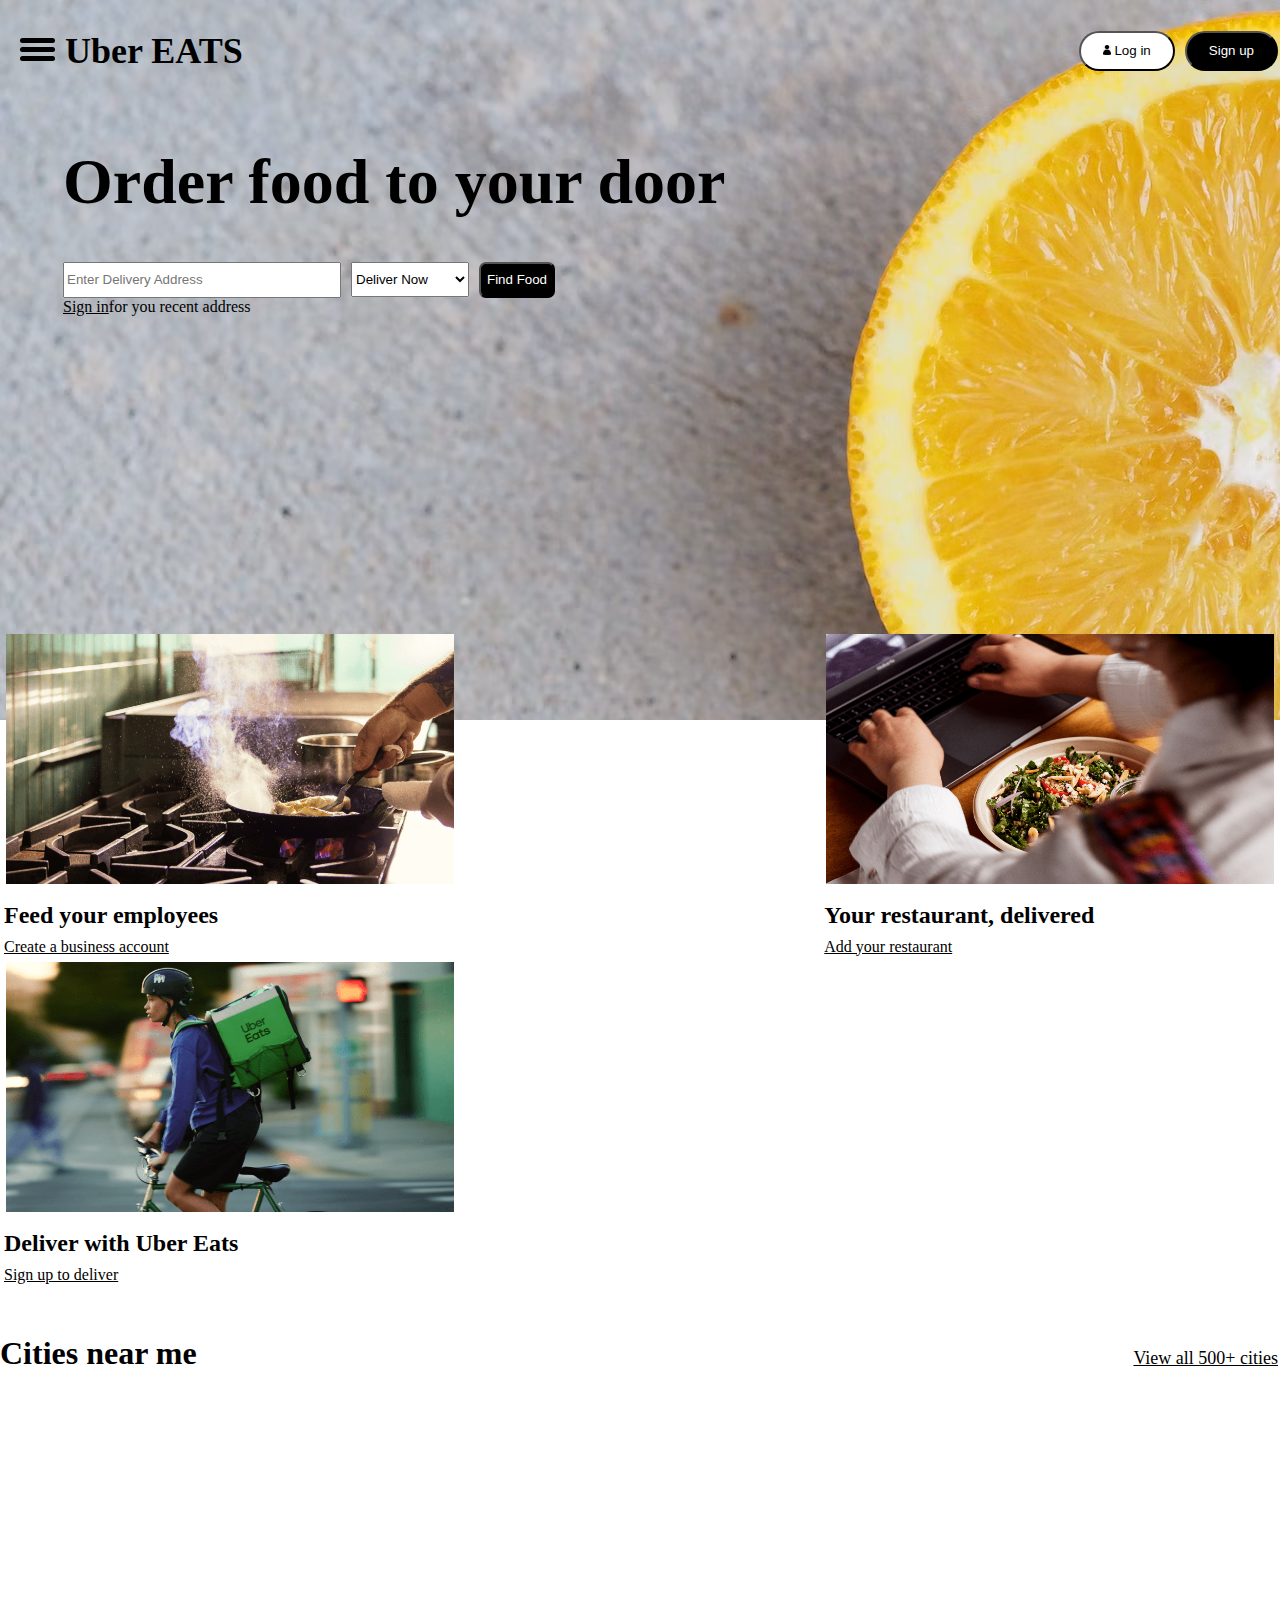
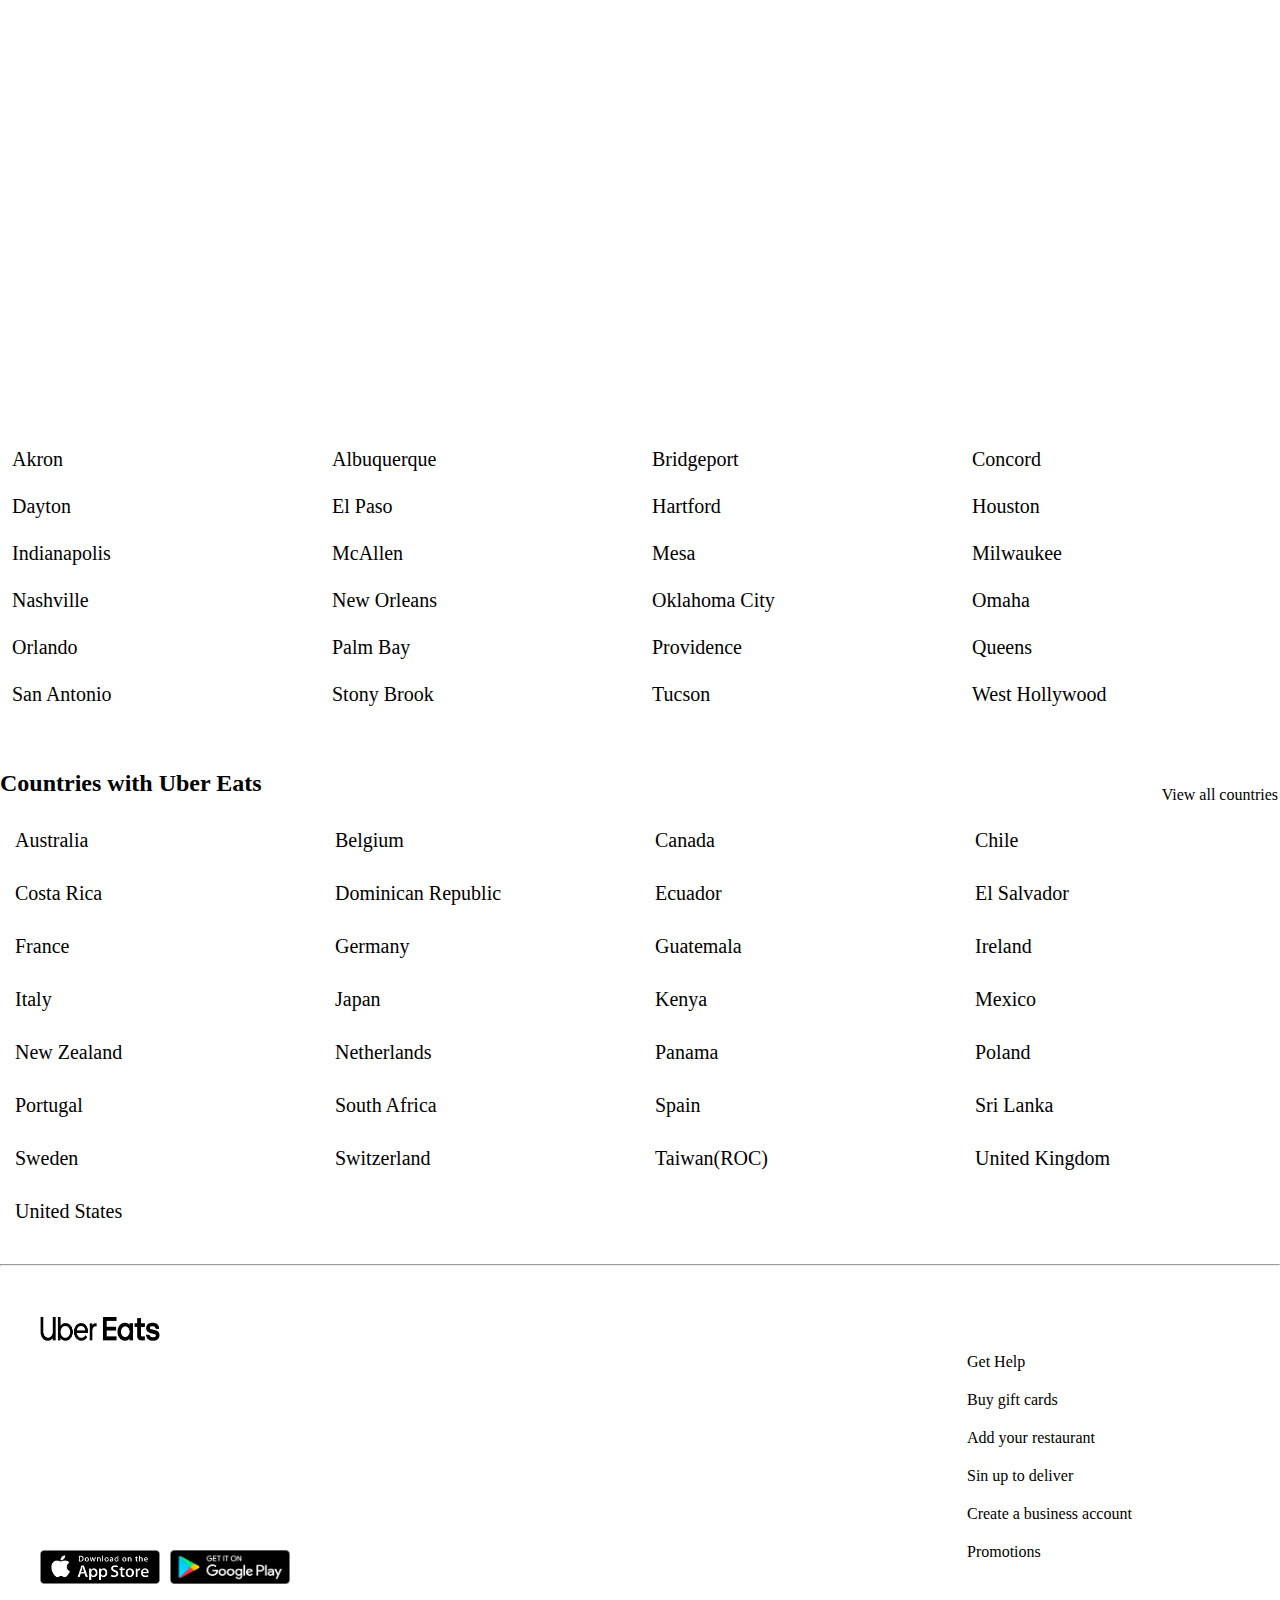
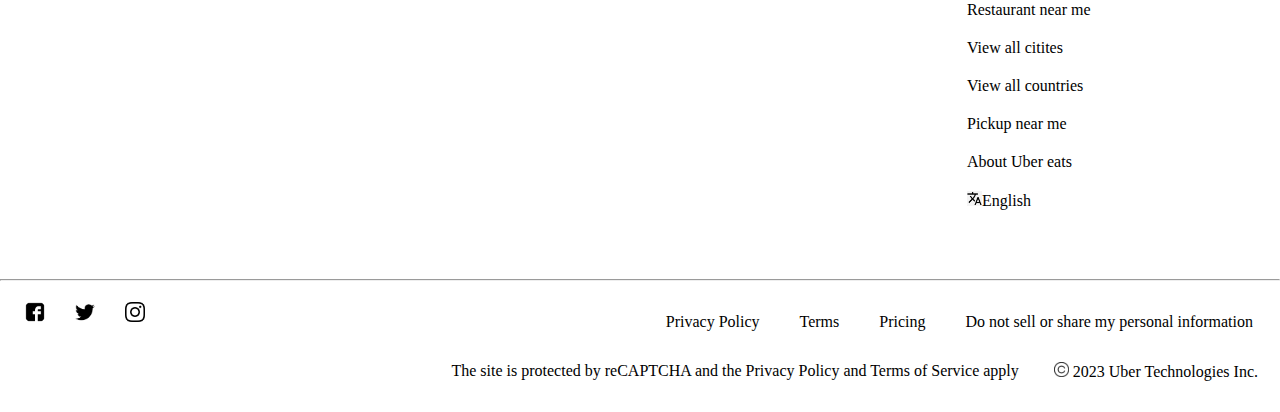
<file: index.html>
<!DOCTYPE html>
<html lang="en">
<head>
    <meta charset="UTF-8">
    <meta http-equiv="X-UA-Compatible" content="IE=edge">
    <meta name="viewport" content="width=device-width, initial-scale=1.0">
    <title>GSDC PROJECT</title>
    <link rel="stylesheet" href="ubereats.css">
    
    
</head>
    
<body>
    <section id="s1">
    <div id="navigation">
        <div id="menu"  onclick="onClickMenu()" >
            <div id="bar1" class="bar"></div>
            <div id="bar2" class="bar"></div>
            <div id="bar3" class="bar"></div>
        </div>
        <div id="hide">
            <div id="pic" >
                <ul>
                    <li><button class="b-1">Sign up </button></li>
                    <li><button class="b-2">Login</button>
                    </ul>
                </div>
                
                
                <ul  id="nav1">
                    <li><a href="https://www.uber.com/business/eats">Create a business account</a></li>
                    <li><a href="https://merchants.ubereats.com/s/signup/">Add your restaurant</a></li>
                    <li><a href="https://www.uber.com/drive/delivery/">Sign up to deliver</a></li>
                </ul>
                <br>
            <br>
            <br>
            <div id="ue">
                <ul>
                    <li> <img src="images/uber1.jpg" alt="" height="100px" width="100px"></li>
                    <li><p>There's more to love in </p><p>the app</p></li>
                </ul>
            </div>
            <div id="plat">
                <div class="class"> <button><img src="images/apple.png" alt="" height="10px" width="10px">iPhone</button> </div>
                <div class="class"> <button><img src="images/android.png" alt="" height="10px" width="10px">Android</button> </div>
            </div>
        </div>
    </div> 
    
    <div id="top">
    <nav id="navbar">
        <div id="title"><h2>Uber EATS</h2></div>
        <ul id="p1">
            <li id="b1">
                <button id="one"><img src="images/logo.png" > Log in</button>
            </li>
            <li id="b2">
                <button id="two">Sign up</button>   
            </li>
        </ul>
    </nav>
    <div id="login">
        <div id="l1">
            <h1> Order food to your door</h1>
        </div>
        
        <div id="container">   
            <form class="first">
                <input class="input" type="text" placeholder="Enter Delivery Address" height="35px" width="370px">
            </form>
            
            <form class="second">
                <select name="Deliver Now" id="time">
                    <option value="Deliver Now"> Deliver Now</option>              
                    <option value="Schedule for later"> Schedule for later</option>
                </select>
            </form>
            <button id="food">Find Food</button>
            <br>
        </div>
        <div id="l2">
            <a href="https://www.google.co.in/">Sign in</a>for you recent address 
        </div>
    </div>
</div>
</section>

<section>
    <div id="services">
        <div class="box">
            <a href="">
                <img src="images/restaurant.png" alt="">
                <h2>Feed your employees</h2>
                <u>Create a business account</u>
            </a>
        </div>
        <div class="box">
            <a href="">
                <img src="images/clients.png" alt="">
                <h2>Your restaurant, delivered</h2>
                <u>Add your restaurant</u>
            </a>
        </div>
        <div class="box">
            <a href="">
                <img src="images/deliver.png" alt="">
                <h2>Deliver with Uber Eats</h2>
                <u>Sign up to deliver</u>
            </a>
        </div>
    </div>
</section>





<section>
    <div id="location">
        <nav class="city">
            <h1>Cities near me</h1>
            <ul>
                <li>
                    <a href="">
                        <p><u>View all 500+ cities</u></p>
                    </a>    
                </li>
            </ul>        
        </nav>
        <div class="map">
            <iframe src="https://www.google.com/maps/embed?pb=!1m18!1m12!1m3!1d6705476.518036956!2d-95.41466029218046!3d29.6080464147927!2m3!1f0!2f0!3f0!3m2!1i1024!2i768!4f13.1!3m3!1m2!1s0x54eab584e432360b%3A0x1c3bb99243deb742!2sUnited%20States!5e0!3m2!1sen!2sin!4v1679407885329!5m2!1sen!2sin" width="80%" height="550" style="border:0;" allowfullscreen="" loading="lazy" referrerpolicy="no-referrer-when-downgrade" ></iframe>
        </div>
    </div>
</section>
<br>


<section>
    <div id="cities">
        <div class="grid-item"><a href="">Akron</a></div>
        <div class="grid-item"><a href="">Albuquerque</a></div>
        <div class="grid-item"><a href="">Bridgeport</a></div>
        <div class="grid-item"><a href="">Concord</a></div>
        <div class="grid-item"><a href="">Dayton</a></div>
        <div class="grid-item"><a href="">El Paso</a></div>
        <div class="grid-item"><a href="">Hartford</a></div>
        <div class="grid-item"><a href="">Houston</a></div>
        <div class="grid-item"><a href="">Indianapolis</a></div>
        <div class="grid-item"><a href="">McAllen</a></div>
        <div class="grid-item"><a href="">Mesa</a></div>
        <div class="grid-item"><a href="">Milwaukee</a></div>
        <div class="grid-item"><a href="">Nashville</a></div>
        <div class="grid-item"><a href="">New Orleans</a></div>
        <div class="grid-item"><a href="">Oklahoma City</a></div>
        <div class="grid-item"><a href="">Omaha</a></div>
        <div class="grid-item"><a href="">Orlando</a></div>
        <div class="grid-item"><a href="">Palm Bay</a></div>
        <div class="grid-item"><a href="">Providence</a></div>
        <div class="grid-item"><a href="">Queens</a></div>
        <div class="grid-item"><a href="">San Antonio</a></div>
        <div class="grid-item"><a href="">Stony Brook</a></div>
        <div class="grid-item"><a href="">Tucson</a></div>
        <div class="grid-item"><a href="">West Hollywood</a></div>
    </div>
</section>

<br>
<br>



<section>
    <div id="country">
        <nav class="H1">
            <h1>Countries with Uber Eats</h1>
            <ul>
                <li>
                    <a href="">
                        <p>View all countries</p>
                    </a>    
                </li>
            </ul>        
        </nav>
    </div>
    
    <div id="countries">
        <div class="grid"><a href="">Australia</a></div>
        <div class="grid"><a href="">Belgium</a></div>
        <div class="grid"><a href="">Canada</a></div>
        <div class="grid"><a href="">Chile</a></div>
        <div class="grid"><a href="">Costa Rica</a></div>
        <div class="grid"><a href="">Dominican Republic</a></div>
        <div class="grid"><a href="">Ecuador</a></div>
        <div class="grid"><a href="">El Salvador</a></div>
        <div class="grid"><a href="">France</a></div>
        <div class="grid"><a href="">Germany</a></div>
        <div class="grid"><a href="">Guatemala</a></div>
        <div class="grid"><a href="">Ireland</a></div>
        <div class="grid"><a href="">Italy</a></div>
        <div class="grid"><a href="">Japan</a></div>
        <div class="grid"><a href="">Kenya</a></div>
        <div class="grid"><a href="">Mexico</a></div>
        <div class="grid"><a href="">New Zealand</a></div>
        <div class="grid"><a href="">Netherlands</a></div>
        <div class="grid"><a href="">Panama</a></div>
        <div class="grid"><a href="">Poland</a></div>
        <div class="grid"><a href="">Portugal</a></div>
        <div class="grid"><a href="">South Africa</a></div>
        <div class="grid"><a href="">Spain</a></div>
        <div class="grid"><a href="">Sri Lanka</a></div>
        <div class="grid"><a href="">Sweden</a></div>
        <div class="grid"><a href="">Switzerland</a></div>
        <div class="grid"><a href="">Taiwan(ROC)</a></div>
        <div class="grid"><a href="">United Kingdom</a></div>
        <div class="grid"><a href="">United States</a></div>
        <div class="grid"></div>
        <div class="grid"></div>
        <div class="grid"></div>
    </div>
</section>

<br>
<hr>
<br>

<section>
    <div id="links">
        <div id="download">
            <div class="link-1"> <img src="images/uber.png" alt="" height="30" width="120" > </div>
            <div id="d2">
                <ul>
                <li><div class="link-2"> <img src="images/app.png" alt="" height="34" width="120"> </div></li>
                <li><div class="link-3"> <img src="images/gpay.png" alt="" height="34" width="120"> </div></li>
            </ul>
        </div>
    </div>
    <div id=" links2">
        <ul class="u1">
            <li><div class="direct-1">
                <ul>
                    <li><a href="https://help.uber.com/ubereats">Get Help</a></li>
                    <li><a href="https://uber.com/gift-cards/">Buy gift cards</a></li>
                    <li><a href="https://merchants.ubereats.com/s/signup/">Add your restaurant</a></li>
                    <li><a href="https://www.uber.com/drive/delivery/">Sin up to deliver</a></li>
                    <li><a href="https://www.uber.com/business/eats">Create a business account</a></li>
                    <li><a href="https://www.ubereats.com/promo">Promotions</a></li>
                </ul>
            </div></li>
            <li><div class="direct-2">
                <ul>
                    <li><a href="https://www.ubereats.com/near-me">Restaurant near me</a></li>
                    <li><a href="https://www.ubereats.com/location">View all citites</a></li>
                    <li><a href="https://www.ubereats.com/location#all-countries">View all countries</a></li>
                    <li><a href="https://www.ubereats.com/pickup/near-me">Pickup near me </a></li>
                    <li><a href="https://about.ubereats.com/">About Uber eats</a></li>
                    <li><a href="https://www.ubereats.com/?mod=selectLanguage&ps=1"> <img src="images/translate.png" alt="" height="15px" width="15px">English </a></li>
                </ul>
            </div></li>
        </ul>
    </div>
</div>
</section>


<hr>


<section>
    <div id="footer">
        <div class="media"> 
            <a href="https://www.facebook.com/ubereats"> <img src="images/fb.png" alt="" height="20px" width="20px"> </a> 
        </div>
        <div class="media">
            <a href="https://www.twitter.com/ubereats"> <img src="images/twitter.png" alt="" height="20px" width="20px"> </a>
        </div>
        <div class="media"> 
            <a href="https://www.instagram.com/ubereats"> <img src="images/insta.png" alt="" height="20px" width="20px"> </a>
        </div>
        <div class="text">
            <ul>
                <div class="text-1"> 
                    <li><a href="https://www.uber.com/legal/privacy/users/">Privacy Policy</a></li> 
                </div>
                <div class="text-2"> 
                    <li><a href="https://www.uber.com/terms">Terms</a></li>
                </div>
                <div class="text-3"> 
                    <li><a href="https://help.uber.com/ubereats/article/uber-eats-pricing?nodeId=2adbed88-9822-4690-9529-3061c4821755">Pricing</a></li>
                </div>
                <div class="text-4"> 
                    <li><a href="https://privacy.uber.com/privacy/california/">Do not sell or share my personal information</a></li>
                </div>
            </ul>
        </div>
    </div>
</section>


<section>
    <div id="final">
        <ul>
            <li>The site is protected by reCAPTCHA and the <a href="
                ">Privacy Policy</a> and <a href="">Terms of Service</a> apply </li>
                <li><img src="images/copyright.png" alt=""> 2023 Uber Technologies Inc.</li>
            </ul>
        </div>
    </section>
    <script src="ham1.js"></script>
    
    
</body>
</html>
</file>
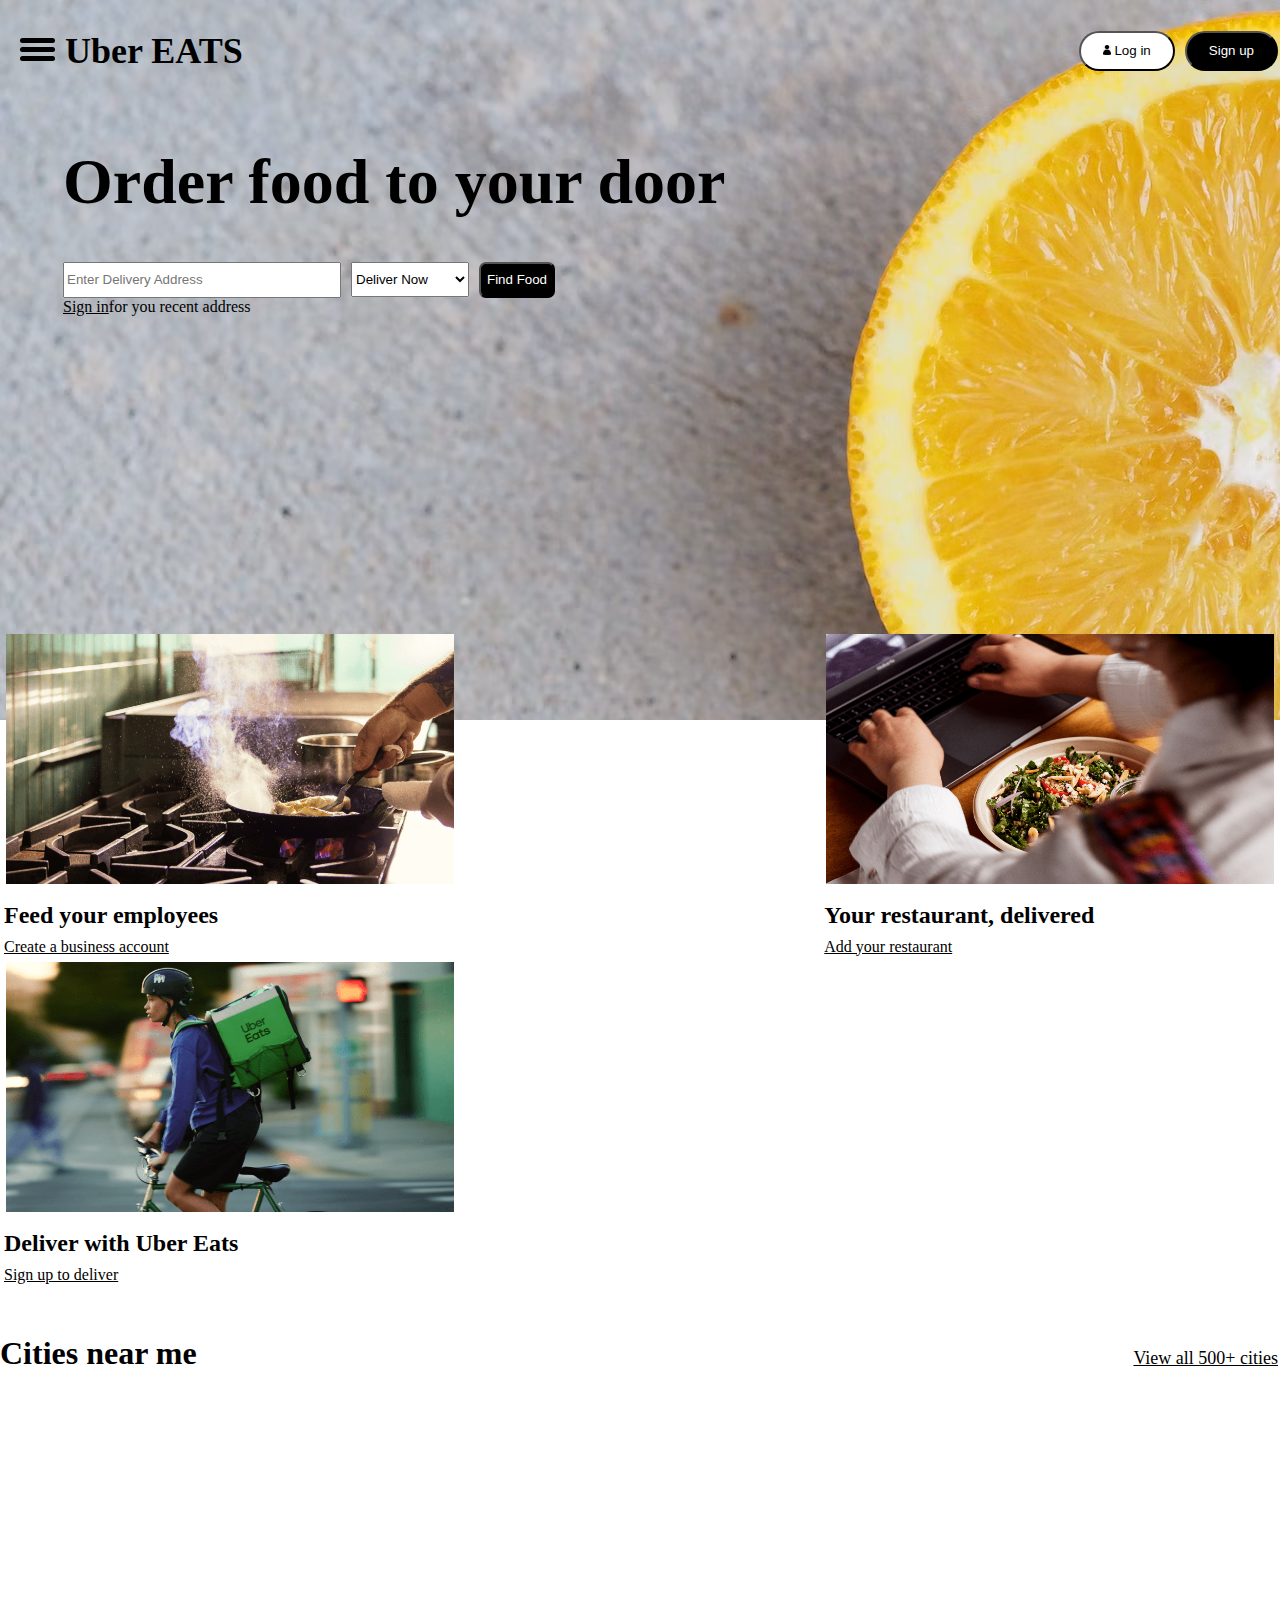
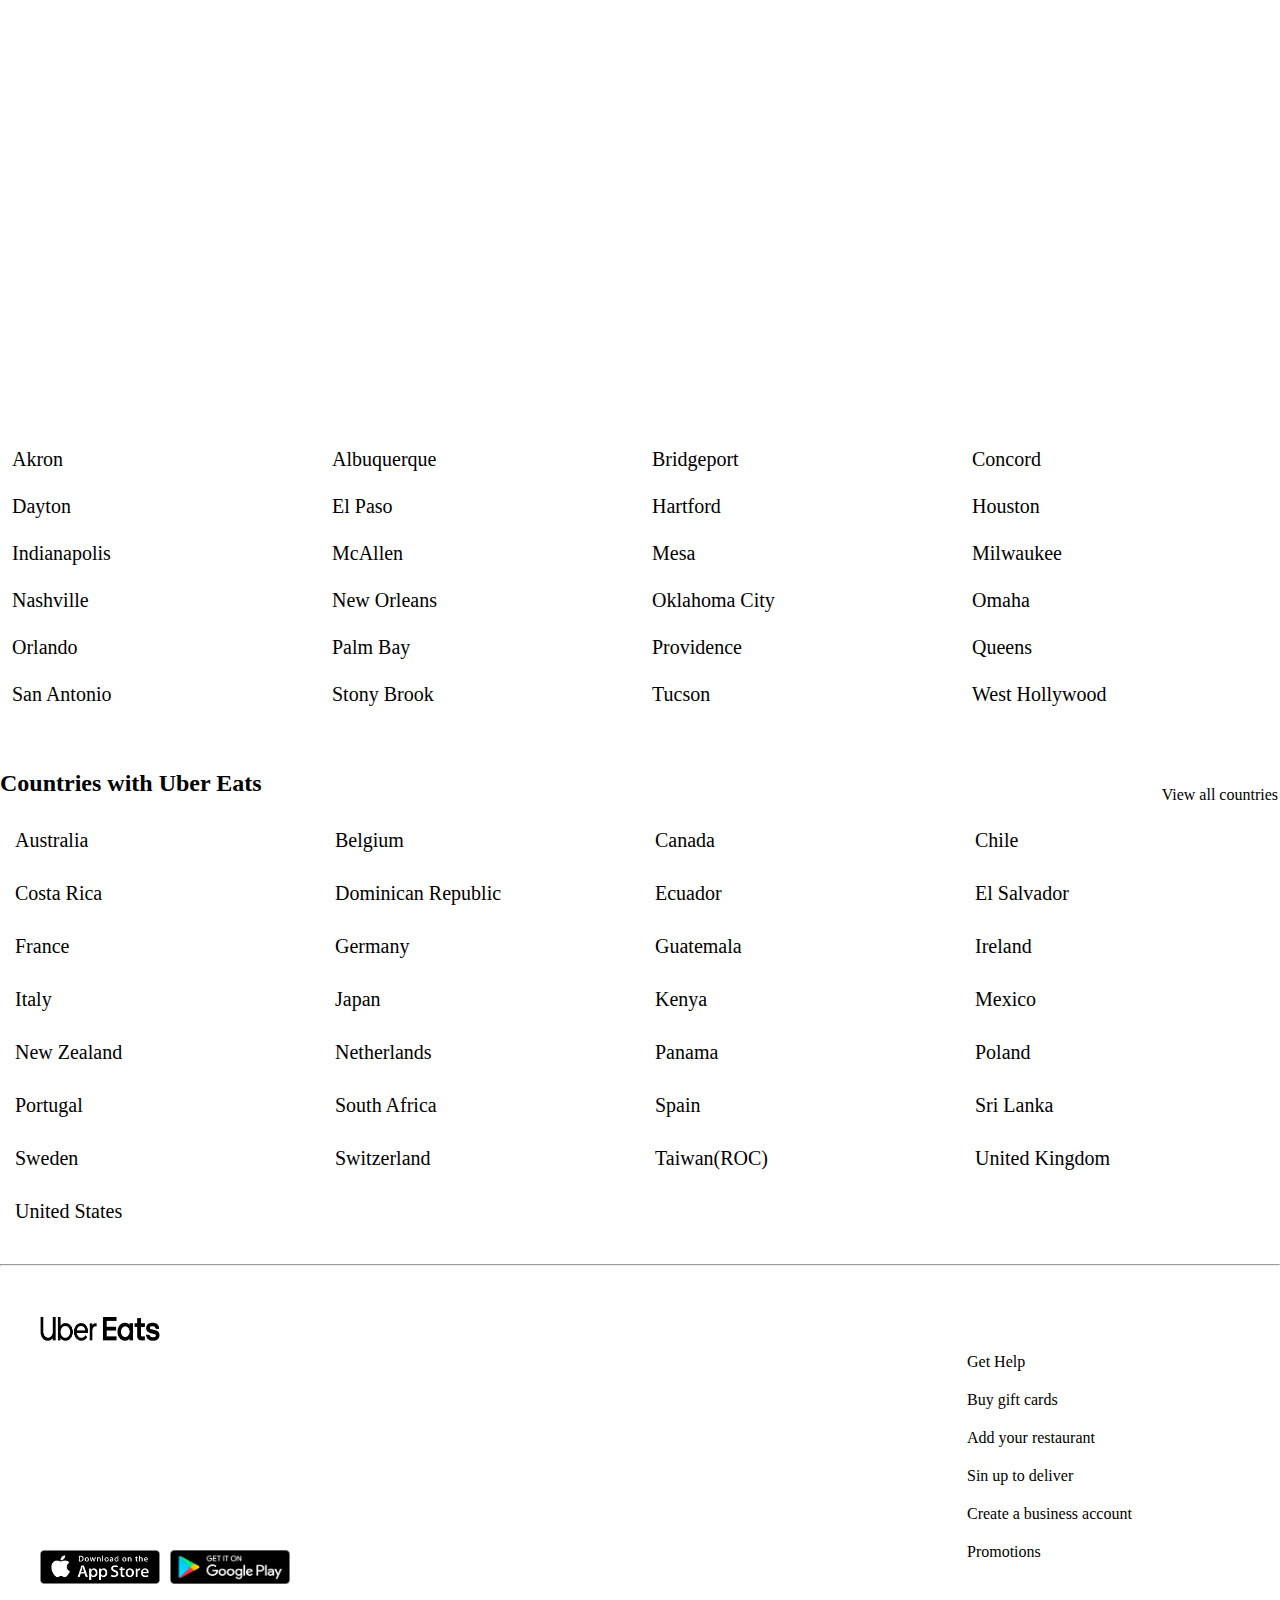
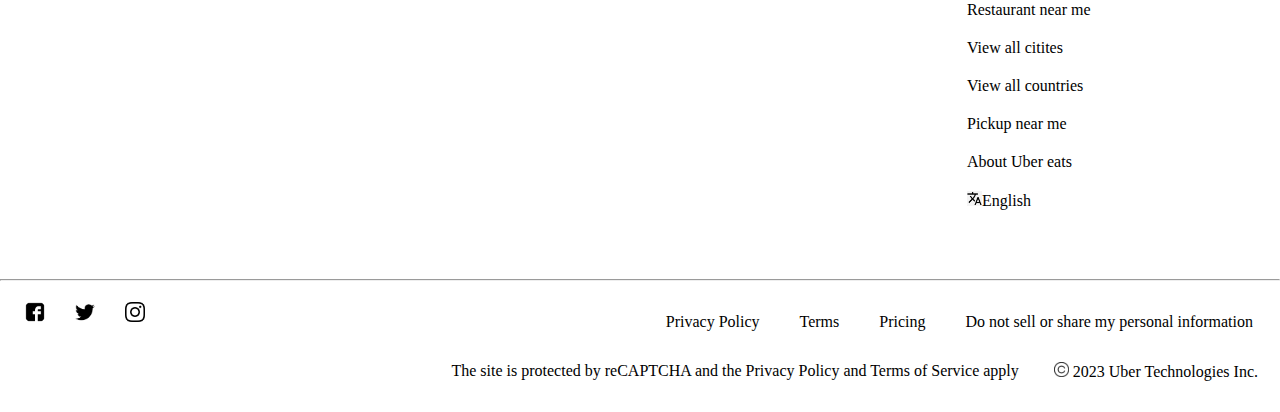
<file: ubereats.html>
<!DOCTYPE html>
<html lang="en">
<head>
    <meta charset="UTF-8">
    <meta http-equiv="X-UA-Compatible" content="IE=edge">
    <meta name="viewport" content="width=device-width, initial-scale=1.0">
    <title>GSDC PROJECT</title>
    <link rel="stylesheet" href="ubereats.css">
    
    
</head>
<body>
    <section id="s1">
    <div id="navigation">
        <div id="menu"  onclick="onClickMenu()" >
            <div id="bar1" class="bar"></div>
            <div id="bar2" class="bar"></div>
            <div id="bar3" class="bar"></div>
        </div>
        <div id="hide">
            <div id="pic" >
                <ul>
                    <li><button class="b-1">Sign up </button></li>
                    <li><button class="b-2">Login</button>
                    </ul>
                </div>
                
                
                <ul  id="nav1">
                    <li><a href="https://www.uber.com/business/eats">Create a business account</a></li>
                    <li><a href="https://merchants.ubereats.com/s/signup/">Add your restaurant</a></li>
                    <li><a href="https://www.uber.com/drive/delivery/">Sign up to deliver</a></li>
                </ul>
                <br>
            <br>
            <br>
            <div id="ue">
                <ul>
                    <li> <img src="/images/uber1.jpg" alt="" height="100px" width="100px"></li>
                    <li><p>There's more to love in </p><p>the app</p></li>
                </ul>
            </div>
            <div id="plat">
                <div class="class"> <button><img src="/images/apple.png" alt="" height="10px" width="10px">iPhone</button> </div>
                <div class="class"> <button><img src="/images/android.png" alt="" height="10px" width="10px">Android</button> </div>
            </div>
        </div>
    </div> 
    
    <div id="top">
    <nav id="navbar">
        <div id="title"><h2>Uber EATS</h2></div>
        <ul id="p1">
            <li id="b1">
                <button id="one"><img src="/images/logo.png" > Log in</button>
            </li>
            <li id="b2">
                <button id="two">Sign up</button>   
            </li>
        </ul>
    </nav>
    <div id="login">
        <div id="l1">
            <h1> Order food to your door</h1>
        </div>
        
        <div id="container">   
            <form class="first">
                <input class="input" type="text" placeholder="Enter Delivery Address" height="35px" width="370px">
            </form>
            
            <form class="second">
                <select name="Deliver Now" id="time">
                    <option value="Deliver Now"> Deliver Now</option>              
                    <option value="Schedule for later"> Schedule for later</option>
                </select>
            </form>
            <button id="food">Find Food</button>
            <br>
        </div>
        <div id="l2">
            <a href="https://www.google.co.in/">Sign in</a>for you recent address 
        </div>
    </div>
</div>
</section>

<section>
    <div id="services">
        <div class="box">
            <a href="">
                <img src="/images/restaurant.png" alt="">
                <h2>Feed your employees</h2>
                <u>Create a business account</u>
            </a>
        </div>
        <div class="box">
            <a href="">
                <img src="/images/clients.png" alt="">
                <h2>Your restaurant, delivered</h2>
                <u>Add your restaurant</u>
            </a>
        </div>
        <div class="box">
            <a href="">
                <img src="/images/deliver.png" alt="">
                <h2>Deliver with Uber Eats</h2>
                <u>Sign up to deliver</u>
            </a>
        </div>
    </div>
</section>





<section>
    <div id="location">
        <nav class="city">
            <h1>Cities near me</h1>
            <ul>
                <li>
                    <a href="">
                        <p><u>View all 500+ cities</u></p>
                    </a>    
                </li>
            </ul>        
        </nav>
        <div class="map">
            <iframe src="https://www.google.com/maps/embed?pb=!1m18!1m12!1m3!1d6705476.518036956!2d-95.41466029218046!3d29.6080464147927!2m3!1f0!2f0!3f0!3m2!1i1024!2i768!4f13.1!3m3!1m2!1s0x54eab584e432360b%3A0x1c3bb99243deb742!2sUnited%20States!5e0!3m2!1sen!2sin!4v1679407885329!5m2!1sen!2sin" width="80%" height="550" style="border:0;" allowfullscreen="" loading="lazy" referrerpolicy="no-referrer-when-downgrade" ></iframe>
        </div>
    </div>
</section>
<br>


<section>
    <div id="cities">
        <div class="grid-item"><a href="">Akron</a></div>
        <div class="grid-item"><a href="">Albuquerque</a></div>
        <div class="grid-item"><a href="">Bridgeport</a></div>
        <div class="grid-item"><a href="">Concord</a></div>
        <div class="grid-item"><a href="">Dayton</a></div>
        <div class="grid-item"><a href="">El Paso</a></div>
        <div class="grid-item"><a href="">Hartford</a></div>
        <div class="grid-item"><a href="">Houston</a></div>
        <div class="grid-item"><a href="">Indianapolis</a></div>
        <div class="grid-item"><a href="">McAllen</a></div>
        <div class="grid-item"><a href="">Mesa</a></div>
        <div class="grid-item"><a href="">Milwaukee</a></div>
        <div class="grid-item"><a href="">Nashville</a></div>
        <div class="grid-item"><a href="">New Orleans</a></div>
        <div class="grid-item"><a href="">Oklahoma City</a></div>
        <div class="grid-item"><a href="">Omaha</a></div>
        <div class="grid-item"><a href="">Orlando</a></div>
        <div class="grid-item"><a href="">Palm Bay</a></div>
        <div class="grid-item"><a href="">Providence</a></div>
        <div class="grid-item"><a href="">Queens</a></div>
        <div class="grid-item"><a href="">San Antonio</a></div>
        <div class="grid-item"><a href="">Stony Brook</a></div>
        <div class="grid-item"><a href="">Tucson</a></div>
        <div class="grid-item"><a href="">West Hollywood</a></div>
    </div>
</section>

<br>
<br>



<section>
    <div id="country">
        <nav class="H1">
            <h1>Countries with Uber Eats</h1>
            <ul>
                <li>
                    <a href="">
                        <p>View all countries</p>
                    </a>    
                </li>
            </ul>        
        </nav>
    </div>
    
    <div id="countries">
        <div class="grid"><a href="">Australia</a></div>
        <div class="grid"><a href="">Belgium</a></div>
        <div class="grid"><a href="">Canada</a></div>
        <div class="grid"><a href="">Chile</a></div>
        <div class="grid"><a href="">Costa Rica</a></div>
        <div class="grid"><a href="">Dominican Republic</a></div>
        <div class="grid"><a href="">Ecuador</a></div>
        <div class="grid"><a href="">El Salvador</a></div>
        <div class="grid"><a href="">France</a></div>
        <div class="grid"><a href="">Germany</a></div>
        <div class="grid"><a href="">Guatemala</a></div>
        <div class="grid"><a href="">Ireland</a></div>
        <div class="grid"><a href="">Italy</a></div>
        <div class="grid"><a href="">Japan</a></div>
        <div class="grid"><a href="">Kenya</a></div>
        <div class="grid"><a href="">Mexico</a></div>
        <div class="grid"><a href="">New Zealand</a></div>
        <div class="grid"><a href="">Netherlands</a></div>
        <div class="grid"><a href="">Panama</a></div>
        <div class="grid"><a href="">Poland</a></div>
        <div class="grid"><a href="">Portugal</a></div>
        <div class="grid"><a href="">South Africa</a></div>
        <div class="grid"><a href="">Spain</a></div>
        <div class="grid"><a href="">Sri Lanka</a></div>
        <div class="grid"><a href="">Sweden</a></div>
        <div class="grid"><a href="">Switzerland</a></div>
        <div class="grid"><a href="">Taiwan(ROC)</a></div>
        <div class="grid"><a href="">United Kingdom</a></div>
        <div class="grid"><a href="">United States</a></div>
        <div class="grid"></div>
        <div class="grid"></div>
        <div class="grid"></div>
    </div>
</section>

<br>
<hr>
<br>

<section>
    <div id="links">
        <div id="download">
            <div class="link-1"> <img src="/images/uber.png" alt="" height="30" width="120" > </div>
            <div id="d2">
                <ul>
                <li><div class="link-2"> <img src="/images/app.png" alt="" height="34" width="120"> </div></li>
                <li><div class="link-3"> <img src="/images/gpay.png" alt="" height="34" width="120"> </div></li>
            </ul>
        </div>
    </div>
    <div id=" links2">
        <ul class="u1">
            <li><div class="direct-1">
                <ul>
                    <li><a href="https://help.uber.com/ubereats">Get Help</a></li>
                    <li><a href="https://uber.com/gift-cards/">Buy gift cards</a></li>
                    <li><a href="https://merchants.ubereats.com/s/signup/">Add your restaurant</a></li>
                    <li><a href="https://www.uber.com/drive/delivery/">Sin up to deliver</a></li>
                    <li><a href="https://www.uber.com/business/eats">Create a business account</a></li>
                    <li><a href="https://www.ubereats.com/promo">Promotions</a></li>
                </ul>
            </div></li>
            <li><div class="direct-2">
                <ul>
                    <li><a href="https://www.ubereats.com/near-me">Restaurant near me</a></li>
                    <li><a href="https://www.ubereats.com/location">View all citites</a></li>
                    <li><a href="https://www.ubereats.com/location#all-countries">View all countries</a></li>
                    <li><a href="https://www.ubereats.com/pickup/near-me">Pickup near me </a></li>
                    <li><a href="https://about.ubereats.com/">About Uber eats</a></li>
                    <li><a href="https://www.ubereats.com/?mod=selectLanguage&ps=1"> <img src="/images/translate.png" alt="" height="15px" width="15px">English </a></li>
                </ul>
            </div></li>
        </ul>
    </div>
</div>
</section>


<hr>


<section>
    <div id="footer">
        <div class="media"> 
            <a href="https://www.facebook.com/ubereats"> <img src="/images/fb.png" alt="" height="20px" width="20px"> </a> 
        </div>
        <div class="media">
            <a href="https://www.twitter.com/ubereats"> <img src="/images/twitter.png" alt="" height="20px" width="20px"> </a>
        </div>
        <div class="media"> 
            <a href="https://www.instagram.com/ubereats"> <img src="/images/insta.png" alt="" height="20px" width="20px"> </a>
        </div>
        <div class="text">
            <ul>
                <div class="text-1"> 
                    <li><a href="https://www.uber.com/legal/privacy/users/">Privacy Policy</a></li> 
                </div>
                <div class="text-2"> 
                    <li><a href="https://www.uber.com/terms">Terms</a></li>
                </div>
                <div class="text-3"> 
                    <li><a href="https://help.uber.com/ubereats/article/uber-eats-pricing?nodeId=2adbed88-9822-4690-9529-3061c4821755">Pricing</a></li>
                </div>
                <div class="text-4"> 
                    <li><a href="https://privacy.uber.com/privacy/california/">Do not sell or share my personal information</a></li>
                </div>
            </ul>
        </div>
    </div>
</section>


<section>
    <div id="final">
        <ul>
            <li>The site is protected by reCAPTCHA and the <a href="
                ">Privacy Policy</a> and <a href="">Terms of Service</a> apply </li>
                <li><img src="/images/copyright.png" alt=""> 2023 Uber Technologies Inc.</li>
            </ul>
        </div>
    </section>
    <script src="\ham1.js"></script>
    
    
</body>
</html>
</file>
<file: ubereats.css>
/* hamburger */


body{
    margin: 0;
}

#menu{
    width: 35px;
    height: 30px;
    margin:30px 0 20px 20px;
    cursor: pointer;
    z-index: 100;
    position: absolute;
    padding-top: 12px;

}

.bar{
    height: 5px;
    width: 100%;
    background-color: #000;
    display: block;
    border-radius: 5px;
    transition: 0.3s ease;
    

}

#bar1{
    transform: translateY(-4px);
}


#bar3{
    transform: translateY(4px);
}

.icon .bar{
    background-color: black;
}

.icon #bar1{
    transform: translateY(4px) rotate(-45deg);
}
.icon #bar3{
    transform: translateY(-4px) rotate(+45deg);
}
.icon #bar2{
    opacity: 0;
}

#hide{
    width: 100%;
    height: 150vh;
    transition: 1s ease;
    /* display: none; */
    display: none;
    /* z-index: 104; */
}




#pic .b-1 {
    color: white;
   

}


#pic .b-1{
    background-color: black;
    height: 60px;
    width: 200px;
    border-radius: 10px;
    
}

#pic .b-2{
    background-color: rgb(229, 228, 228);
    height: 60px;
    width: 200px;
    border-radius: 10px;
    
}

#pic{
    display: flex; 
    padding-top: 69px;
    
}
#pic ul{
    list-style: none;
}

#pic ul li{
    padding-bottom:5px;
}

#pic ul li .b-1:hover{
   background-color: rgb(64,64,64);
}
#pic ul li .b-2:hover{
    background-color: rgb(182, 182, 182);
}

#nav1{
    list-style: none;
}
.nav li a{
    text-decoration: none;
    color: black;
    font-weight: bold;

}
.nav li{
    padding: 5px;
}

.ue ul{
    display: flex;
    position: absolute;
    list-style: none;
}

.ue ul li img{
    margin-right: 14px;
    border-radius:24px;
}


#plat{
    display: flex;
    margin-top: 150px;
    margin-left: 40px;;
}

#plat .class button{
    border-radius: 10px;
    height: 33px;
    width: 80px;
}


/* top  */




#top::before{
   
    content: "";
    background-image:url(images/back4.jpg);

    background-repeat: no-repeat;
    position: absolute;
    top:0px;
    left:0px;
    height: 80%;
    width:100%;
    z-index: -1;

}


#navbar{
    display: flex;
    flex-direction: row;
    justify-content: space-between;
    align-items: center; 
    padding-left: 65px;
}

 #b1 img{
    height: 10px;
}

#b1{
    margin-right: 10px;
}

#navbar #title{
    font-size: x-large;
}

#navbar ul{
    display: flex;
    position: absolute;
    right: 2px;
}

#navbar ul li{
    list-style: none;
}

#navbar ul li button{
    display: block;
    padding: 3px 22px;
    border-radius: 20px;
}

#one{
    background-color: white;
    height: 40px;
}

#one:hover{
    background-color: rgb(182, 182, 182);
}

#two{
    color: white;
    background-color: black;
    height: 40px;

}

#two:hover{
    background-color: rgb(64, 64, 64);
}

/* till sign in */
#container{
    display: flex;
    flex-wrap: wrap;
}

#login{
    margin:  20px;
    padding-left: 43px;
}

.first{
    padding-right: 10px;
    

    
}

.second{
    padding-right: 10px;
}

#time{
    height: 35px;
    width: 118px;

}

#food{
    border-radius: 7px;
    background-color: black;
    color: white;
}

.input{
    height: 30px;
    width: 270px;
}

#l1{
    font-size: xx-large;
}

#l2 a{
    color: black;
}

/* services */

#services{
    
    margin-top: 312px;
    display: flex;
    flex-direction:row;
    flex-wrap: wrap;
    justify-content:space-between ;
    
}


#services .box img{
    height: 250px;
    padding: 6px;
}

#services .box h2{
    padding: 3px 0px 4px 4px ;
    margin-top: 5px;
    margin-bottom: 5px;
}
#services .box u{
    padding: 3px 0px 4px 4px ;
}

#services .box a{
    color: black;
    text-decoration: none;
    
}

/* maps */

.city{
    display: flex;
    padding-top: 30px ;
    
}

#location .map{
    display: flex;
    align-items: center;
    justify-content: center;
    padding-top: 70px;
    padding-bottom: 5px;
}

/* #location .city p{
    position: absolute;
    right:2px;
} */

#location .city ul{
    list-style: none;
}
/* #location ul{
    display: flex;
    position: absolute;
    right: 2px;
} */

/* .city :last-child{
    align-self: right;

} */
.city ul li p{
    display: flex;
    position: absolute;
    right: 2px;
}

#location .city h1{
    font-size: xx-large;
}

#location .city ul li a p{
    color: black;
    font-size: large;
    
    
}


/* cities */

#cities {
    display: grid;
    grid-template-columns: 1fr 1fr 1fr 1fr;
    
}

#cities .grid-item{
    
  padding: 12px;
  font-size: 20px;
  
  
  text-align: justify;
  
}
#cities .grid-item a{
    color: black;
    text-decoration: none;

}


/* countries */

#country .H1{
    display: flex;
}

#country .H1 ul{
    list-style: none;
}

#country .H1 ul li a{
    text-decoration: none;
}

#country .H1 ul li a p{
    display: flex;
    position: absolute;
    right: 2px;
    color: black;
}

#country .H1 h1{
    color: black;
    font-size: x-large;
}

#countries{
    display: grid;
    grid-template-columns: 1fr 1fr 1fr 1fr;
   
}

#countries .grid{
    padding: 15px;
    font-size: 20px;
    text-align: justify;
}

#countries .grid a{
    color: black;
    text-decoration: none;
}

/* footer */

#footer{
    display: flex;
    padding-top: 8px;
    
}

#footer .media{
    padding: 5px;
    margin-left: 20px;
}

#footer .text{
    display: flex;
    position: absolute;
    right: 2px;
    
}

#footer .text ul{
    display: flex;
    list-style: none;
    
}

#footer .text ul li a{
    text-decoration: none;
    color: black;
    padding: 5px 25px 5px 15px;
    margin-top: 1px;
}

/* links */

#links{
    display: flex;
    padding-top: 25px   ;
    padding-bottom: 25px   ;
    
}

#links #download #d2 ul{
    display: flex;
    list-style: none;
    
}

#links #download .link-1{
    margin-left: 40px;
    margin-bottom: 140px;
}

#links #download #d2 ul li .link-2{
    padding-right: 10px;
}

.link-2 img{
    padding-top: 59px;
}
.link-3 img{
    padding-top: 59px;
}

#links .direct-1 ul{
    list-style: none;
}

#links .direct-2 ul{
    list-style: none;
}

.direct-2 ul li a{
    text-decoration: none;
    color: black;
    padding-right: 17px;
    padding-left: 17px;
    padding-top: 6px;
    padding-bottom: 6px;
}

.direct-1 ul li a{
    text-decoration: none;
    color: black;
    padding-right: 17px;
    padding-left: 17px;
    padding-top: 6px;
    padding-bottom: 6px;
}

 .u1{
    display: flex;
    list-style-type: none;
   flex-wrap: wrap;
    padding-left: 600px;
}

.u1 li{
    padding: 10px;
}
#links2{
    display: flex;
    margin: right 10px; ;
}

#links2 .u1{
    padding-right: 17px;
    padding-left: 17px;
    padding-top: 6px;
    padding-bottom: 6px;
}




/* final */
#final{
    display: flex;
    position:absolute;
    right: 2px;
    
}

#final ul{
    display: flex;
    list-style: none;
    
}

#final ul li{
    padding: 15px 20px 15px 15px;
}

#final ul li a{
    text-decoration: none;
    color: black;
}

#final ul li img{
    height: 15px;
    width: 15px;
    
}







.hide {display: flex;}
.hide li {padding-left: 30px;}
.hide li a {
    display: flex;
    text-decoration: none;
    
    text-align: center;
    transition: 0.15s ease-in-out;
    position: relative;
    text-transform: uppercase;
}
.hide li a::after {
    content: "";
    position: absolute;
    bottom: 0;
    left: 0;
    width: 0;
    height: 1px;
    background-color: rgb(180, 177, 177);
    transition: 0.15s ease-in-out;
}
.hide li a:hover:after {width: 100%;}
.open-hide , .close-hide {
    position: absolute;
    
    cursor: pointer;
    font-size: 1.5rem;
    display: none;
}
.open-hide {
    top: 50%;
    right: 20px;
    transform: translateY(-50%);
}
.close-hide {
    top: 20px;
    right: 20px;
}
#check {display:none;
 border-radius: 222px;
}

    .hide {
        flex-direction: column;
        align-items: center;
        justify-content: center;
        width: 80%;
        height: 100vh;
        position: fixed;
        top: 0%;
        right: 100%;
        z-index: 100;
        background-color: white;
        transition: all 0.2s ease-in-out;
    }
    #check{
        display: flex;
        
        margin: zero;
    }
    .hide li {margin-top: 40px;}
    .hide li a {padding: 10px;}
    .open-menu , .close-menu {display: block;}
    #check:checked ~ .hide {right: 0;}
</file>
